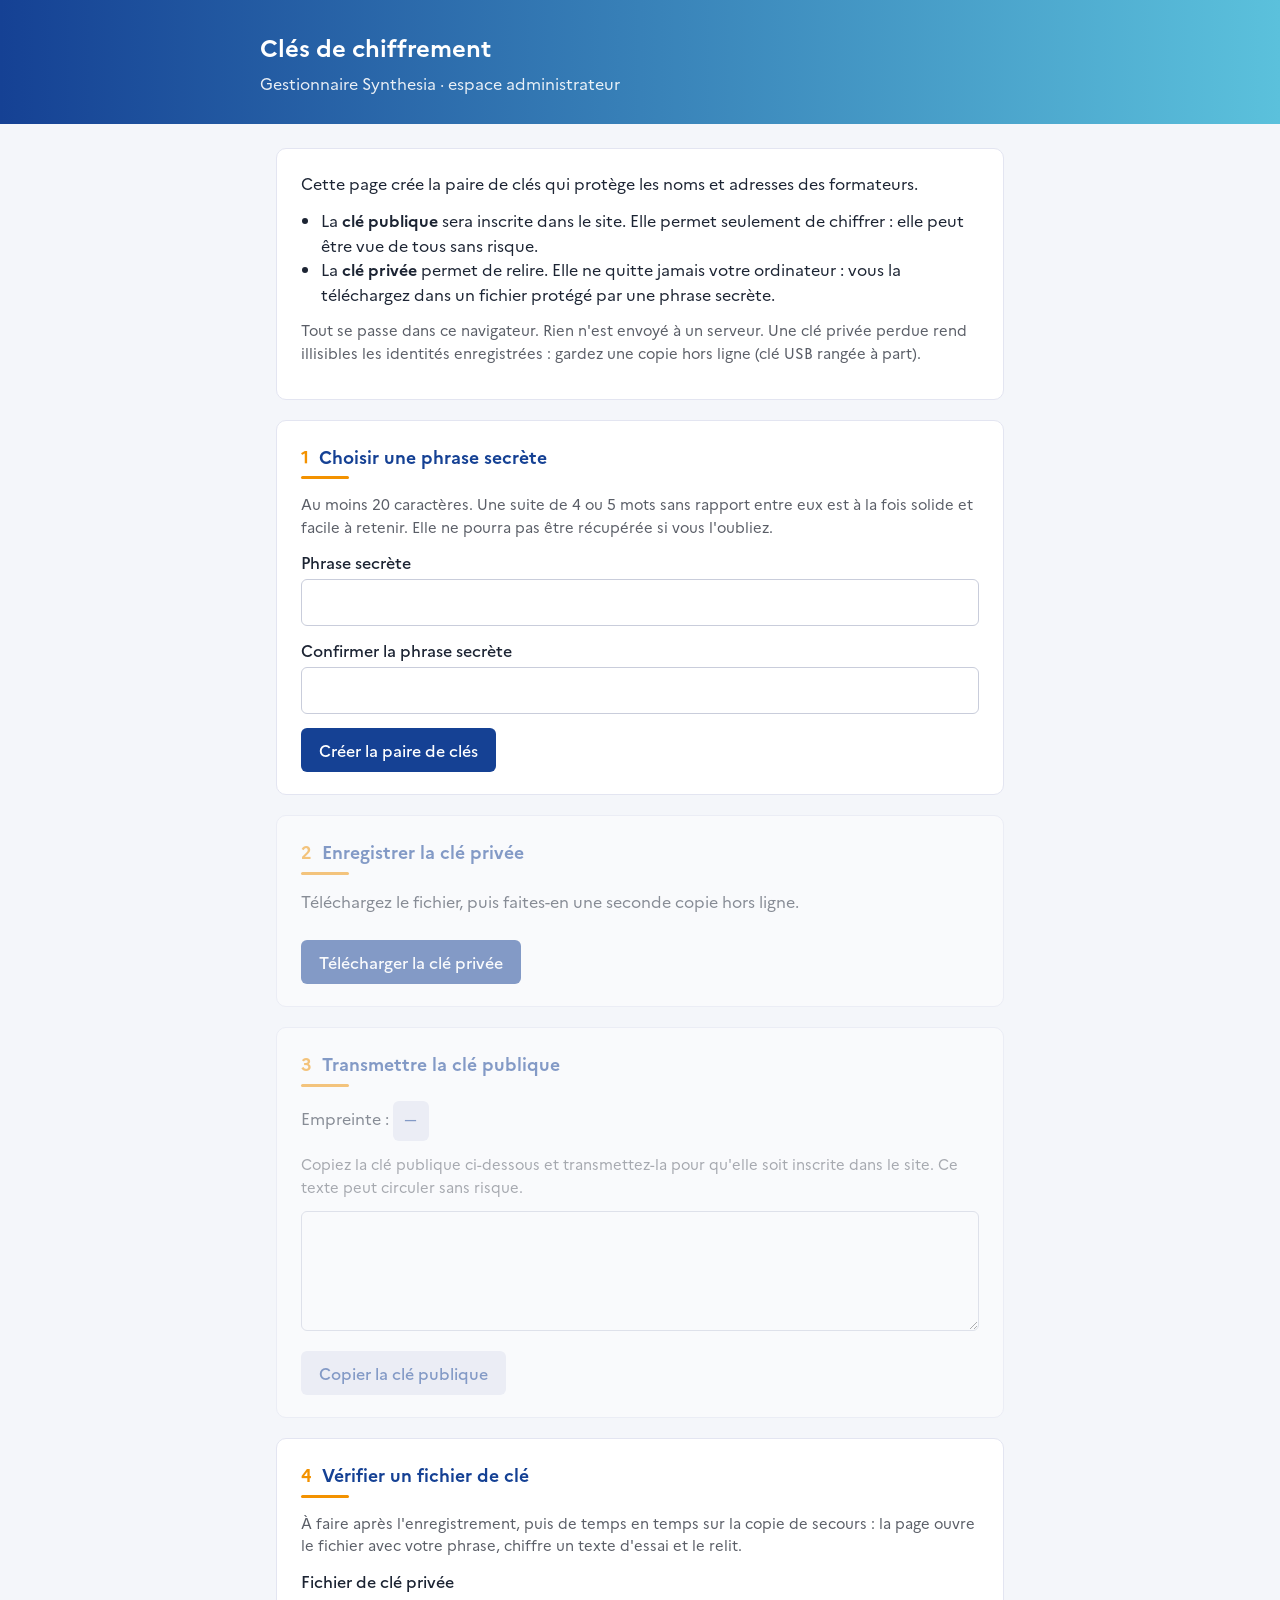
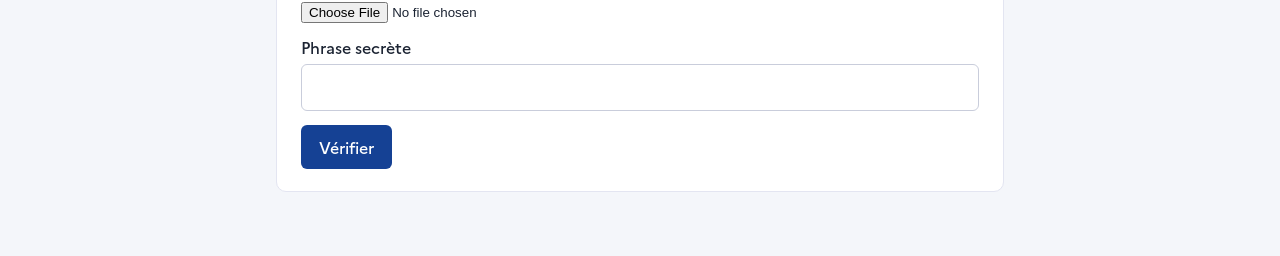
<file: v2/cles.html>
<!doctype html>
<html lang="fr">
<head>
<meta charset="utf-8">
<meta name="viewport" content="width=device-width, initial-scale=1">
<meta name="robots" content="noindex">
<title>Clés de chiffrement · Gestionnaire Synthesia</title>
<style>
  @font-face { font-family: "Marianne"; src: url("../fonts/Marianne-Regular.woff2") format("woff2"); font-weight: 400; font-display: swap; }
  @font-face { font-family: "Marianne"; src: url("../fonts/Marianne-Medium.woff2") format("woff2"); font-weight: 500; font-display: swap; }
  @font-face { font-family: "Marianne"; src: url("../fonts/Marianne-Bold.woff2") format("woff2"); font-weight: 700; font-display: swap; }
  :root { --bleu: #154194; --ciel: #5BC1DC; --orange: #F39200; --pale: #E3E5F1; --gris: #5A5E67; --fond: #f4f6fa; --texte: #1c2433; --ok: #1d7a3e; --alerte: #b42318; }
  * { box-sizing: border-box; }
  body { margin: 0; font-family: "Marianne", system-ui, sans-serif; background: var(--fond); color: var(--texte); line-height: 1.55; }
  header { background: linear-gradient(90deg, var(--bleu), var(--ciel)); color: #fff; padding: 28px max(16px, env(safe-area-inset-left)); }
  header h1 { margin: 0 auto; max-width: 760px; font-size: 1.5rem; font-weight: 700; }
  header p { margin: 6px auto 0; max-width: 760px; opacity: .9; }
  main { max-width: 760px; margin: 0 auto; padding: 24px max(16px, env(safe-area-inset-left)) 64px; display: grid; gap: 20px; }
  section { background: #fff; border-radius: 10px; padding: 22px 24px; border: 1px solid var(--pale); }
  h2 { margin: 0 0 4px; font-size: 1.1rem; color: var(--bleu); display: flex; gap: 10px; align-items: baseline; }
  h2 .n { color: var(--orange); font-weight: 700; }
  h2::after { content: none; }
  .souligne { width: 48px; height: 3px; background: var(--orange); border-radius: 2px; margin: 6px 0 14px; }
  p { margin: 0 0 12px; }
  .aide { color: var(--gris); font-size: .92rem; }
  label { display: block; font-weight: 500; margin: 12px 0 4px; }
  input[type=password], input[type=text], textarea { width: 100%; font: inherit; padding: 10px 12px; border: 1px solid #c9cddb; border-radius: 6px; background: #fff; color: var(--texte); }
  textarea { font-family: ui-monospace, Menlo, Consolas, monospace; font-size: .8rem; min-height: 120px; resize: vertical; }
  button { font: inherit; font-weight: 500; border: 0; border-radius: 6px; padding: 10px 18px; background: var(--bleu); color: #fff; cursor: pointer; margin-top: 14px; }
  button.second { background: var(--pale); color: var(--bleu); }
  button:disabled { opacity: .45; cursor: not-allowed; }
  .msg { margin-top: 12px; padding: 10px 14px; border-radius: 6px; font-size: .95rem; }
  .msg.ok { background: #e5f4e4; color: var(--ok); }
  .msg.err { background: #fbebeb; color: var(--alerte); }
  .empreinte { font-family: ui-monospace, Menlo, Consolas, monospace; font-size: 1.15rem; letter-spacing: .05em; color: var(--bleu); background: var(--pale); padding: 6px 12px; border-radius: 6px; display: inline-block; }
  .verrou { opacity: .5; pointer-events: none; }
  ul { margin: 0 0 12px; padding-left: 20px; }
  .rangee { display: flex; gap: 10px; flex-wrap: wrap; align-items: center; }
</style>
</head>
<body>
<header>
  <h1>Clés de chiffrement</h1>
  <p>Gestionnaire Synthesia · espace administrateur</p>
</header>
<main>
  <section>
    <p>Cette page crée la paire de clés qui protège les noms et adresses des formateurs.</p>
    <ul>
      <li>La <strong>clé publique</strong> sera inscrite dans le site. Elle permet seulement de chiffrer : elle peut être vue de tous sans risque.</li>
      <li>La <strong>clé privée</strong> permet de relire. Elle ne quitte jamais votre ordinateur : vous la téléchargez dans un fichier protégé par une phrase secrète.</li>
    </ul>
    <p class="aide">Tout se passe dans ce navigateur. Rien n'est envoyé à un serveur. Une clé privée perdue rend illisibles les identités enregistrées : gardez une copie hors ligne (clé USB rangée à part).</p>
  </section>

  <section id="etape1">
    <h2><span class="n">1</span> Choisir une phrase secrète</h2>
    <div class="souligne"></div>
    <p class="aide">Au moins 20 caractères. Une suite de 4 ou 5 mots sans rapport entre eux est à la fois solide et facile à retenir. Elle ne pourra pas être récupérée si vous l'oubliez.</p>
    <label for="phrase1">Phrase secrète</label>
    <input id="phrase1" type="password" autocomplete="new-password">
    <label for="phrase2">Confirmer la phrase secrète</label>
    <input id="phrase2" type="password" autocomplete="new-password">
    <button id="generer">Créer la paire de clés</button>
    <div id="msg1"></div>
  </section>

  <section id="etape2" class="verrou">
    <h2><span class="n">2</span> Enregistrer la clé privée</h2>
    <div class="souligne"></div>
    <p>Téléchargez le fichier, puis faites-en une seconde copie hors ligne.</p>
    <div class="rangee">
      <button id="telecharger">Télécharger la clé privée</button>
      <span class="aide" id="nomFichier"></span>
    </div>
  </section>

  <section id="etape3" class="verrou">
    <h2><span class="n">3</span> Transmettre la clé publique</h2>
    <div class="souligne"></div>
    <p>Empreinte : <span class="empreinte" id="empreinte">—</span></p>
    <p class="aide">Copiez la clé publique ci-dessous et transmettez-la pour qu'elle soit inscrite dans le site. Ce texte peut circuler sans risque.</p>
    <textarea id="publique" readonly></textarea>
    <button id="copier" class="second">Copier la clé publique</button>
    <span id="copie" class="aide"></span>
  </section>

  <section id="etape4">
    <h2><span class="n">4</span> Vérifier un fichier de clé</h2>
    <div class="souligne"></div>
    <p class="aide">À faire après l'enregistrement, puis de temps en temps sur la copie de secours : la page ouvre le fichier avec votre phrase, chiffre un texte d'essai et le relit.</p>
    <label for="fichier">Fichier de clé privée</label>
    <input id="fichier" type="file" accept=".json,application/json">
    <label for="phraseTest">Phrase secrète</label>
    <input id="phraseTest" type="password" autocomplete="current-password">
    <button id="verifier">Vérifier</button>
    <div id="msg4"></div>
  </section>
</main>

<script src="chiffrement.js"></script>
<script>
(function () {
  const $ = (id) => document.getElementById(id);
  const message = (zone, texte, ok) => { $(zone).innerHTML = ''; const d = document.createElement('div'); d.className = 'msg ' + (ok ? 'ok' : 'err'); d.textContent = texte; $(zone).appendChild(d); };
  let fichierCle = null, nom = '';

  $('generer').addEventListener('click', async () => {
    const p1 = $('phrase1').value, p2 = $('phrase2').value;
    if (p1.length < 20) return message('msg1', 'La phrase secrète doit compter au moins 20 caractères.');
    if (p1 !== p2) return message('msg1', 'Les deux saisies ne sont pas identiques.');
    $('generer').disabled = true; $('generer').textContent = 'Création en cours…';
    try {
      const { paire, publique, empreinte } = await Chiffrement.genererPaire();
      fichierCle = await Chiffrement.protegerClePrivee(paire.privateKey, publique, p1);
      nom = 'cle-privee-gestionnaire-synthesia-' + empreinte.toLowerCase() + '.json';
      $('publique').value = publique;
      $('empreinte').textContent = empreinte;
      $('nomFichier').textContent = nom;
      $('phrase1').value = $('phrase2').value = '';
      $('etape2').classList.remove('verrou'); $('etape3').classList.remove('verrou');
      message('msg1', 'Paire de clés créée. Enregistrez maintenant la clé privée (étape 2).', true);
      $('generer').textContent = 'Paire créée';
    } catch (e) {
      message('msg1', e.message); $('generer').disabled = false; $('generer').textContent = 'Créer la paire de clés';
    }
  });

  $('telecharger').addEventListener('click', () => {
    const url = URL.createObjectURL(new Blob([fichierCle], { type: 'application/json' }));
    const a = document.createElement('a'); a.href = url; a.download = nom; document.body.appendChild(a); a.click(); a.remove();
    setTimeout(() => URL.revokeObjectURL(url), 2000);
  });

  $('copier').addEventListener('click', async () => {
    try { await navigator.clipboard.writeText($('publique').value); $('copie').textContent = ' Copiée.'; }
    catch (e) { $('publique').select(); $('copie').textContent = ' Sélectionnée : copiez avec Ctrl+C.'; }
  });

  $('verifier').addEventListener('click', async () => {
    const f = $('fichier').files[0];
    if (!f) return message('msg4', 'Choisissez le fichier de clé privée.');
    try {
      const ouvert = await Chiffrement.ouvrirClePrivee(await f.text(), $('phraseTest').value);
      const essai = await Chiffrement.chiffrer({ essai: 'Gestionnaire Synthesia' }, ouvert.publique);
      const relu = await Chiffrement.dechiffrer(essai, ouvert.cle);
      if (relu.essai !== 'Gestionnaire Synthesia') throw new Error('relecture incorrecte');
      $('phraseTest').value = '';
      message('msg4', 'Fichier valide. Empreinte : ' + ouvert.empreinte + '.', true);
    } catch (e) { message('msg4', e.message); }
  });
})();
</script>
</body>
</html>
</file>
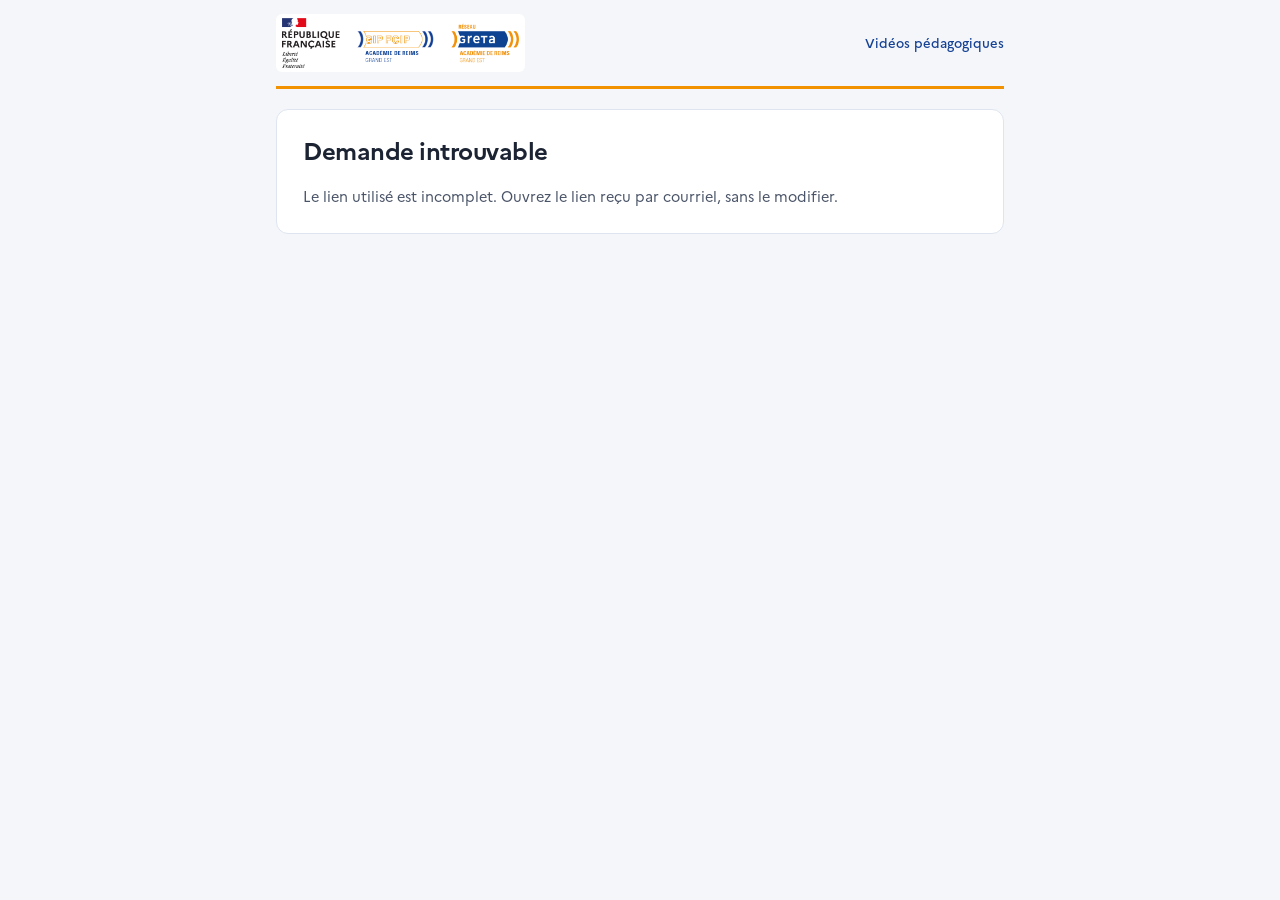
<file: v2/suivi.html>
<!doctype html>
<html lang="fr">
<head>
<meta charset="utf-8">
<meta name="viewport" content="width=device-width, initial-scale=1, viewport-fit=cover">
<meta name="robots" content="noindex">
<title>Suivi de ma vidéo · Réseau GRETA</title>
<link rel="stylesheet" href="formulaire.css">
<style>
  .entete-demande { display: flex; flex-wrap: wrap; gap: 10px 16px; align-items: baseline; }
  .entete-demande .ref { font-weight: 700; color: var(--bleu); font-variant-numeric: tabular-nums; }
  .badge { font-size: 12.5px; font-weight: 700; padding: 4px 10px; border-radius: 999px; background: var(--fond); color: var(--doux); white-space: nowrap; }
  .badge.nouvelle, .badge.maj { background: var(--attente-fond); color: var(--attente); }
  .badge.production, .badge.modif { background: var(--fond); color: var(--bleu); }
  .badge.validation { background: #fff3dd; color: #8a5300; }
  .badge.validee { background: var(--ok-fond); color: var(--ok); }
  .frise { list-style: none; margin: 0; padding: 0; display: flex; flex-direction: column; }
  .frise li { display: flex; gap: 14px; padding: 10px 0; border-top: 1px solid var(--trait); font-size: 14.5px; }
  .frise li:first-child { border-top: 0; }
  .frise .quand { flex: 0 0 120px; color: var(--doux); font-variant-numeric: tabular-nums; font-size: 13.5px; }
  .frise .quoi { flex: 1; min-width: 0; overflow-wrap: anywhere; white-space: pre-wrap; }
  .actions { display: flex; flex-wrap: wrap; gap: 12px; }
  a.bouton { display: inline-flex; align-items: center; text-decoration: none; }
  .declarations { display: flex; flex-direction: column; gap: 10px; }
  .video { display: flex; flex-wrap: wrap; gap: 10px; align-items: center; padding: 14px 16px; border-radius: 8px; background: var(--zone); border: 1px solid var(--trait); }
  .lecteur { position: relative; width: 100%; aspect-ratio: 16 / 9; max-width: 100%; border-radius: 8px; overflow: hidden; background: #0b1a33; }
  .lecteur iframe { position: absolute; inset: 0; width: 100%; height: 100%; border: 0; }
  .video a { color: var(--bleu); font-weight: 500; overflow-wrap: anywhere; }
  .sb { width: 100%; border-collapse: collapse; font-size: 14px; }
  .sb td, .sb th { padding: 6px; border-bottom: 1px solid var(--trait); text-align: left; vertical-align: top; }
  .sb input, .sb select { width: 100%; }
  .versions { display: flex; flex-direction: column; gap: 8px; }
  .versions .v { display: flex; flex-wrap: wrap; gap: 8px 14px; align-items: center; font-size: 14.5px; }
  .feuille { border: 1px solid var(--trait); border-radius: 4px; overflow: hidden; max-width: 100%; overflow-x: auto; }
  @media print {
    .feuille { border: 0; }
    .feuille, .feuille * { -webkit-print-color-adjust: exact; print-color-adjust: exact; }
    .feuille > div { padding: 0 !important; }
    main { gap: 0 !important; }
    .page { padding: 0 !important; }
    @page { margin: 12mm; }
    .bandeau, .actions, .ne-pas-imprimer { display: none !important; }
    body { background: #fff; }
    .bloc { border: 0; padding: 0; }
  }
</style>
</head>
<body>
<div class="page">
  <div class="bandeau">
    <span class="logo"><img src="../logo-greta.jpg" alt="République française · GIP FCIP académie de Reims · Réseau GRETA académie de Reims Grand Est"></span>
    <span class="marque">Vidéos pédagogiques</span>
  </div>
  <main id="contenu" style="display: flex; flex-direction: column; gap: 20px;">
    <div class="bloc"><p class="aide-bloc">Chargement de votre demande…</p></div>
  </main>
</div>

<script src="config.js"></script>
<script src="chiffrement.js"></script>
<script src="api.js"></script>
<script src="rgpd.js"></script>
<script src="attestation.js"></script>
<script>
(function () {
  'use strict';
  var DECLARATIONS_DEFAUT = [
    "En cochant cette case, je confirme avoir visionné dans son intégralité la vidéo référencée ci-dessus, produite avec l'outil Synthesia à ma demande.",
    "Je certifie l'exactitude des informations pédagogiques, réglementaires et factuelles qu'elle contient, dont je demeure l'auteur et le responsable, et j'atteste qu'elle ne comporte aucun propos contraire aux valeurs du service public d'éducation.",
    "Je garantis détenir les droits d'usage sur l'ensemble des éléments que j'ai transmis (textes, visuels, captures, documents) et que leur intégration dans la vidéo ne porte atteinte à aucun droit de tiers, notamment aux droits d'auteur et au droit à l'image.",
    "J'ai été informé que la voix et le personnage présents à l'image sont générés artificiellement par l'outil Synthesia, qu'aucune personne réelle n'y est filmée, et que cette nature synthétique doit être portée à la connaissance du public destinataire.",
    "Je valide l'utilisation de cette vidéo et j'autorise sa mutualisation, sa diffusion et sa réutilisation à des fins de formation, sans limitation de durée, au sein du réseau des GRETA de l'académie de Reims et des services académiques, à l'exclusion de tout usage commercial."
  ];
  var STATUTS = {
    nouvelle: "Demande reçue", production: "En production", validation: "À valider",
    modif: "Modification demandée", maj: "Mise à jour demandée", validee: "Validée"
  };
  var EVENEMENTS = {
    depot: "Demande déposée", production: "Production lancée", livraison: "Vidéo livrée pour validation",
    relance: "Relance", validation: "Vidéo validée", modification: "Modification demandée",
    mise_a_jour: "Mise à jour demandée", note: "Information du service", purge_pieces: "Documents joints supprimés",
    anonymisation: "Données personnelles supprimées"
  };
  var PRESENCES = ["Avatar seul", "Schéma seul", "Schéma + Avatar"];
  var MAX_NB = 5, MAX_FICHIER = 10 * 1024 * 1024;

  var $ = function (id) { return document.getElementById(id); };
  var zone = $("contenu");
  var q = new URLSearchParams(location.search);
  var token = q.get("suivi") || q.get("valider") || q.get("modifier") || q.get("mise-a-jour") || q.get("attestation") || "";
  var vueDemandee = q.has("valider") ? "valider" : q.has("modifier") ? "modifier" : q.has("mise-a-jour") ? "maj" : q.has("attestation") ? "attestation" : "suivi";
  var s = null, reglages = {}, declarations = DECLARATIONS_DEFAUT;

  function h(x) { return String(x === undefined || x === null ? "" : x).replace(/[&<>"']/g, function (c) { return { "&": "&amp;", "<": "&lt;", ">": "&gt;", '"': "&quot;", "'": "&#39;" }[c]; }); }
  function date(iso, heure) {
    if (!iso) return "";
    var d = new Date(iso), p = function (n) { return ("0" + n).slice(-2); };
    return p(d.getDate()) + "/" + p(d.getMonth() + 1) + "/" + d.getFullYear() + (heure ? " à " + p(d.getHours()) + "h" + p(d.getMinutes()) : "");
  }
  function titre() { return (s.contenu && (s.contenu.titre || s.contenu.sujet)) || "Votre vidéo"; }
  function refVersion() { return s.ref + (s.version > 1 ? " v" + s.version : ""); }
  function lien(vue) { return location.pathname + "?" + vue + "=" + encodeURIComponent(token); }
  function aller(vue) { history.pushState(null, "", lien(vue === "maj" ? "mise-a-jour" : vue)); vueDemandee = vue; afficher(); window.scrollTo(0, 0); }
  window.addEventListener("popstate", function () {
    var p = new URLSearchParams(location.search);
    vueDemandee = p.has("valider") ? "valider" : p.has("modifier") ? "modifier" : p.has("mise-a-jour") ? "maj" : p.has("attestation") ? "attestation" : "suivi";
    afficher();
  });

  function erreur(texte) { zone.innerHTML = '<div class="bloc"><h1 style="font-size: 24px; margin: 0;">Demande introuvable</h1><p class="aide-bloc">' + h(texte) + '</p></div>'; }

  function entete() {
    return '<header><div class="surtitre">' + (s.type === "syren" ? "Vidéo Syren" : "Vidéo Synthesia") + '</div>' +
      '<h1>' + h(titre()) + '</h1>' +
      '<div class="entete-demande" style="margin-top: 10px;"><span class="ref">' + h(refVersion()) + '</span>' +
      '<span class="badge ' + h(s.statut) + '">' + h(STATUTS[s.statut] || s.statut) + '</span>' +
      '<span class="aide">Déposée le ' + date(s.depose_le) + '</span></div></header>';
  }

  function compteur() {
    if (s.type !== "syren") return "";
    var n = s.modifs_restantes;
    return '<span class="compteur">' + (n > 0 ? "Il vous reste " + n + " demande" + (n > 1 ? "s" : "") + " de modification" : "Les 2 demandes de modification ont été utilisées") + '</span>';
  }

  function blocVideo() {
    if (!s.lien) return "";
    var libelle = s.statut === "maj" || s.statut === "production" && s.version > 1 ? "Version actuellement en ligne :" : "Vidéo :";
    var src = integration(s.lien);
    return (src ? '<div class="lecteur"><iframe src="' + h(src) + '" title="' + h(titre()) + '" loading="lazy" allowfullscreen allow="encrypted-media; fullscreen"></iframe></div>' : "") +
      '<div class="video"><span>' + libelle + '</span><a href="' + h(s.lien) + '" target="_blank" rel="noopener">' + h(s.lien) + '</a></div>';
  }

  /* Lien de partage Synthesia → adresse du lecteur intégrable (même règle que l'outil actuel) */
  function integration(lien) {
    var m = String(lien || "").match(/share\.synthesia\.io\/(?:embeds\/videos\/)?([0-9a-f-]{20,})/i);
    return m ? "https://share.synthesia.io/embeds/videos/" + m[1] : "";
  }

  /* ---------- vue suivi ---------- */
  function vueSuivi() {
    var actions = [];
    if (s.peut_valider) actions.push('<button class="bouton" data-aller="valider">Valider la vidéo</button>');
    if (s.peut_modifier) actions.push('<button class="bouton second" data-aller="modifier">Demander une modification</button>');
    if (s.peut_mettre_a_jour) actions.push('<button class="bouton second" data-aller="maj">Demande de mise à jour</button>');
    var quota = s.statut === "validation" && s.type === "syren" && s.modifs_restantes === 0
      ? '<p class="info">Les 2 demandes de modification prévues pour cette vidéo ont été utilisées : elle peut être validée telle quelle. Pour toute situation particulière, répondez au courriel reçu ou écrivez au service.</p>' : "";
    var etape = {
      nouvelle: "Votre demande est enregistrée. Vous serez prévenu par courriel dès que la production commence.",
      production: "La vidéo est en cours de production. Vous recevrez un courriel dès qu'elle sera prête.",
      validation: "La vidéo est prête : visionnez-la, puis validez-la ou demandez une modification.",
      modif: "Votre demande de modification est prise en compte. Une nouvelle version vous sera proposée.",
      maj: "Votre demande de mise à jour est enregistrée. La version validée précédente reste en ligne d'ici là.",
      validee: "La vidéo est validée. Si son contenu doit évoluer, vous pouvez demander une mise à jour."
    }[s.statut] || "";

    var validees = (s.versions || []).filter(function (v) { return v.statut === "validee" || v.valide_le; });
    var versions = validees.length ? '<div class="bloc"><div class="bloc-titre"><h2>Versions validées</h2></div><div class="versions">' +
      validees.map(function (v) {
        return '<div class="v"><strong>' + h(s.ref + (v.numero > 1 ? " v" + v.numero : "")) + '</strong><span class="aide">validée le ' + date(v.valide_le) + '</span>' +
          (v.lien ? '<a href="' + h(v.lien) + '" target="_blank" rel="noopener">voir la vidéo</a>' : "") +
          '<a href="' + lien("attestation") + '&v=' + v.numero + '">attestation</a></div>';
      }).join("") + '</div></div>' : "";

    var frise = (s.historique || []).slice().reverse().map(function (e) {
      var texte = EVENEMENTS[e.evenement] || e.evenement;
      if (e.texte && ["modification", "mise_a_jour", "note"].indexOf(e.evenement) >= 0) texte += " :\n" + e.texte;
      return '<li><span class="quand">' + date(e.quand, true) + '</span><span class="quoi">' + h(texte) + (e.version > 1 ? ' <span class="aide">(v' + e.version + ')</span>' : "") + '</span></li>';
    }).join("");

    zone.innerHTML = entete() +
      '<div class="bloc"><p style="margin: 0;">' + h(etape) + '</p>' + blocVideo() + compteur() + quota +
      (actions.length ? '<div class="actions">' + actions.join("") + '</div>' : "") + '</div>' +
      versions +
      '<div class="bloc"><div class="bloc-titre"><h2>Historique</h2></div><ul class="frise">' + frise + '</ul></div>' +
      '<p class="aide-bloc">Conservez le lien de cette page : il est votre accès personnel à la demande.</p>';
  }

  /* ---------- vue validation ---------- */
  function vueValider() {
    if (!s.peut_valider) return message("Validation indisponible", s.statut === "validee"
      ? "Cette vidéo est déjà validée. Aucune nouvelle signature n'est nécessaire."
      : "La vidéo n'est pas encore soumise à votre validation (statut : " + (STATUTS[s.statut] || s.statut) + ").");
    zone.innerHTML = entete() +
      '<div class="bloc"><div class="bloc-titre"><span class="num">1</span><h2>Visionner la vidéo</h2></div>' + blocVideo() + '</div>' +
      '<div class="bloc"><div class="bloc-titre"><span class="num">2</span><h2>Vos déclarations</h2></div><div class="declarations">' +
      declarations.map(function (d, i) { return '<label class="attestation"><input type="checkbox" class="decl" data-i="' + i + '"><span>' + h(d) + '</span></label>'; }).join("") +
      '</div></div>' +
      '<div class="bloc"><div class="bloc-titre"><span class="num">3</span><h2>Signature</h2></div><div class="rangee">' +
      '<label class="champ"><span class="libelle">Prénom et nom</span><input type="text" id="nom" autocomplete="name"></label>' +
      '<label class="champ"><span class="libelle">Fonction <span class="aide">facultatif</span></span><input type="text" id="fonction" placeholder="Ex. : formatrice, GRETA Marne"></label>' +
      '</div><label class="champ"><span class="libelle">Adresse mail <span class="aide">pour recevoir l\'attestation</span></span><input type="email" id="email" autocomplete="email"></label>' +
      '<p class="aide-bloc" style="font-size: 13.5px;">Votre nom et votre fonction figurent sur l\'attestation. L\'adresse sert uniquement à vous l\'envoyer : elle n\'est pas enregistrée.</p></div>' +
      '<div id="alerte" class="alerte" hidden></div>' +
      '<div class="envoi"><button class="bouton" id="signer">Signer et valider la vidéo</button><button class="bouton second" data-aller="suivi">Retour au suivi</button><span class="etat" id="etat"></span></div>';
    $("signer").addEventListener("click", signer);
  }

  async function signer() {
    var cochees = Array.prototype.filter.call(document.querySelectorAll(".decl"), function (c) { return c.checked; }).length;
    var nom = $("nom").value.trim(), email = $("email").value.trim();
    var manque = [];
    if (cochees < declarations.length) manque.push("toutes les déclarations à cocher");
    if (!nom) manque.push("votre prénom et votre nom");
    if (!ApiV2.adresseValide(email)) manque.push("une adresse mail valide");
    if (manque.length) { $("alerte").textContent = "Il manque " + manque.join(", ") + "."; $("alerte").hidden = false; return; }
    $("signer").disabled = true; $("alerte").hidden = true; $("etat").textContent = "Enregistrement de la validation…";
    try {
      var signeLe = new Date().toISOString();
      var fonction = $("fonction").value.trim();
      var signature = await ApiV2.chiffrer({ nom: nom, fonction: fonction, signe_le: signeLe });
      var r = await ApiV2.retour(token, "validation", { signature_chiffree: signature, declarations: declarations, nom: nom, fonction: fonction });
      if (!r || !r.ok) throw new Error((r && r.erreur) || "réponse inattendue");
      $("etat").textContent = "Envoi de l'attestation…";
      var c = await ApiV2.courriel({ action: "formateur", modele: "attestation", token: token, email: email, nom: nom });
      await charger();
      message("Vidéo validée", "Merci : votre validation est enregistrée. " + (c && c.ok ? "L'attestation vous a été envoyée à " + email + "." : "L'attestation n'a pas pu être envoyée par courriel ; elle reste consultable ci-dessous."),
        '<div class="actions"><a class="bouton" href="' + lien("attestation") + '">Voir l\'attestation</a><button class="bouton second" data-aller="suivi">Suivi de la demande</button></div>');
    } catch (e) {
      $("alerte").textContent = "La validation n'a pas pu être enregistrée (" + e.message + "). Réessayez.";
      $("alerte").hidden = false; $("signer").disabled = false; $("etat").textContent = "";
    }
  }

  /* ---------- vues modification et mise à jour ---------- */
  function champsEditables() {
    var c = s.contenu || {};
    if (s.type === "syren") {
      return '<details class="ne-pas-imprimer"><summary style="cursor: pointer; font-weight: 500;">Modifier aussi les informations de la demande (facultatif)</summary><div style="display: flex; flex-direction: column; gap: 16px; margin-top: 16px;">' +
        '<label class="champ"><span class="libelle">Type de voix off</span><input type="text" data-champ="voixOff" value="' + h(c.voixOff) + '"></label>' +
        '<label class="champ"><span class="libelle">Objectif détaillé de la vidéo</span><textarea rows="5" data-champ="objectif">' + h(c.objectif) + '</textarea></label>' +
        '<label class="champ"><span class="libelle">Information complémentaire</span><textarea rows="3" data-champ="info">' + h(c.info) + '</textarea></label>' +
        '</div></details>';
    }
    var sb = (c.storyboard || []).map(function (r, i) {
      return '<tr><td style="width: 60px;"><input type="text" data-sb="plan" data-i="' + i + '" value="' + h(r.plan) + '"></td>' +
        '<td><input type="text" data-sb="schema" data-i="' + i + '" value="' + h(r.schema) + '"></td>' +
        '<td style="width: 160px;"><select data-sb="presence" data-i="' + i + '">' + PRESENCES.map(function (p) { return '<option' + (p === r.presence ? " selected" : "") + '>' + p + '</option>'; }).join("") + '</select></td></tr>';
    }).join("");
    return '<details class="ne-pas-imprimer"><summary style="cursor: pointer; font-weight: 500;">Modifier aussi le script, les précisions ou le storyboard (facultatif)</summary><div style="display: flex; flex-direction: column; gap: 16px; margin-top: 16px;">' +
      '<label class="champ"><span class="libelle">Script audio</span><textarea rows="10" data-champ="script">' + h(c.script) + '</textarea></label>' +
      '<label class="champ"><span class="libelle">Précisions</span><textarea rows="4" data-champ="precisions">' + h(c.precisions) + '</textarea></label>' +
      (sb ? '<div class="champ"><span class="libelle">Storyboard</span><div style="overflow-x: auto;"><table class="sb"><tr><th>Plan</th><th>Schéma</th><th>Présence</th></tr>' + sb + '</table></div></div>' : "") +
      '</div></details>';
  }

  function vueModifier(maj) {
    if (maj ? !s.peut_mettre_a_jour : !s.peut_modifier) {
      var raison = maj ? "Une mise à jour ne peut être demandée que pour une vidéo validée."
        : (s.statut === "validation" && s.type === "syren" ? "Les 2 demandes de modification prévues pour cette vidéo ont été utilisées : elle peut être validée telle quelle. Pour toute situation particulière, écrivez au service."
          : "La vidéo n'est pas en attente de validation (statut : " + (STATUTS[s.statut] || s.statut) + ").");
      return message(maj ? "Mise à jour indisponible" : "Modification indisponible", raison);
    }
    var cadre = maj
      ? '<p style="margin: 0;"><strong>Votre vidéo a été validée. Vous demandez une nouvelle version.</strong> La version actuelle reste en ligne jusqu\'à la validation de la nouvelle.</p>'
      : '<p style="margin: 0;">Décrivez précisément ce qui doit changer : minutage, formulation, visuels.</p>';
    zone.innerHTML = entete() +
      '<div class="bloc">' + cadre + compteur() +
      (!maj && s.type === "syren" && s.modifs_restantes === 1 ? '<p class="info" style="margin: 0;">C\'est votre dernière demande de modification pour cette vidéo.</p>' : "") +
      (maj && s.type === "syren" ? '<p class="aide-bloc" style="margin: 0;">La mise à jour ne remet pas à zéro le compteur de modifications, qui vaut pour toute la vie de la vidéo.</p>' : "") +
      blocVideo() +
      '<label class="champ"><span class="libelle">' + (maj ? "Ce qui doit évoluer" : "Vos remarques") + '</span><textarea id="remarques" rows="7"></textarea></label>' +
      champsEditables() + '</div>' +
      '<div class="bloc"><div class="bloc-titre"><h2>Nouveaux documents</h2><span class="note">facultatif</span></div>' +
      '<label class="depot" for="fichier"><input type="file" id="fichier" multiple><strong>Choisir des fichiers</strong><span>5 fichiers · 10 Mo par fichier</span></label>' +
      '<ul class="fichiers" id="liste-fichiers"></ul><span class="msg-erreur" id="err-fichiers" hidden></span>' +
      '<label class="attestation" id="bloc-attestation" hidden><input type="checkbox" id="attestation"><span>Je suis propriétaire des documents transmis ou j\'ai l\'autorisation de les utiliser.</span></label></div>' +
      '<div class="bloc"><div class="rangee">' +
      '<label class="champ"><span class="libelle">Prénom et nom</span><input type="text" id="nom" autocomplete="name"></label>' +
      '<label class="champ"><span class="libelle">Adresse mail <span class="aide">pour recevoir la confirmation</span></span><input type="email" id="email" autocomplete="email"></label>' +
      '</div><p class="aide-bloc" style="font-size: 13.5px;">L\'adresse sert uniquement à vous envoyer la confirmation : elle n\'est pas enregistrée.</p></div>' +
      '<p class="rgpd">' + window.mentionRgpd() + '</p>' +
      '<div id="alerte" class="alerte" hidden></div>' +
      '<div class="envoi"><button class="bouton" id="transmettre">' + (maj ? "Demander la mise à jour" : "Transmettre la demande de modification") + '</button><button class="bouton second" data-aller="suivi">Retour au suivi</button><span class="etat" id="etat"></span></div>' +
      '<div class="progression" id="progression" hidden></div>';

    var fichiers = [];
    function rendreFichiers() {
      var l = $("liste-fichiers"); l.textContent = "";
      fichiers.forEach(function (f, i) {
        var li = document.createElement("li");
        li.innerHTML = '<span class="nom"></span><span class="taille"></span><button type="button" class="retirer" aria-label="Retirer">×</button>';
        li.querySelector(".nom").textContent = f.name;
        li.querySelector(".taille").textContent = Math.max(1, Math.round(f.size / 1024)) + " Ko";
        li.querySelector("button").addEventListener("click", function () { fichiers.splice(i, 1); rendreFichiers(); });
        l.appendChild(li);
      });
      $("bloc-attestation").hidden = fichiers.length === 0;
    }
    $("fichier").addEventListener("change", function (e) {
      var err = "";
      Array.prototype.forEach.call(e.target.files, function (f) {
        if (fichiers.length >= MAX_NB) { err = MAX_NB + " fichiers au maximum."; return; }
        if (f.size === 0 || f.size > MAX_FICHIER) { err = "« " + f.name + " » est vide ou dépasse 10 Mo."; return; }
        fichiers.push(f);
      });
      e.target.value = ""; $("err-fichiers").textContent = err; $("err-fichiers").hidden = !err; rendreFichiers();
    });

    $("transmettre").addEventListener("click", async function () {
      var remarques = $("remarques").value.trim(), nom = $("nom").value.trim(), email = $("email").value.trim();
      var manque = [];
      if (remarques.length < 3) manque.push(maj ? "la description de la mise à jour" : "vos remarques");
      if (!nom) manque.push("votre prénom et votre nom");
      if (!ApiV2.adresseValide(email)) manque.push("une adresse mail valide");
      if (fichiers.length && !$("attestation").checked) manque.push("l'attestation sur vos documents");
      if (manque.length) { $("alerte").textContent = "Il manque " + manque.join(", ") + "."; $("alerte").hidden = false; return; }

      var champs = {}, c = s.contenu || {};
      document.querySelectorAll("[data-champ]").forEach(function (el) {
        var k = el.getAttribute("data-champ"), v = el.value.trim();
        if (v !== String(c[k] || "").trim()) champs[k] = v;
      });
      if (document.querySelector("[data-sb]")) {
        var sb = (c.storyboard || []).map(function (r) { return Object.assign({}, r); });
        document.querySelectorAll("[data-sb]").forEach(function (el) { sb[+el.getAttribute("data-i")][el.getAttribute("data-sb")] = el.value.trim(); });
        if (JSON.stringify(sb) !== JSON.stringify(c.storyboard || [])) champs.storyboard = sb;
      }
      if (fichiers.length) champs.documents = (c.documents || []).concat(fichiers.map(function (f) { return f.name; }));

      $("transmettre").disabled = true; $("alerte").hidden = true; $("etat").textContent = "Enregistrement…";
      try {
        var r = await ApiV2.retour(token, maj ? "mise_a_jour" : "modification", { remarques: remarques, champs: champs });
        if (!r || !r.ok) throw new Error((r && r.erreur) || "réponse inattendue");
        var echecs = [];
        if (fichiers.length) {
          var zoneP = $("progression"); zoneP.hidden = false;
          var id = await idDemande();
          for (var i = 0; i < fichiers.length; i++) {
            $("etat").textContent = "Envoi des fichiers (" + (i + 1) + " sur " + fichiers.length + ")…";
            try { await ApiV2.envoyerFichier(id, token, fichiers[i], 20 + i); } catch (e) { echecs.push(fichiers[i].name + " (" + e.message + ")"); }
          }
        }
        $("etat").textContent = "Envoi de la confirmation…";
        var cr = await ApiV2.courriel({ action: "formateur", modele: maj ? "maj_confirmation" : "modif_confirmation", token: token, email: email, nom: nom });
        await charger();
        message(maj ? "Mise à jour demandée" : "Modification demandée",
          (maj ? "Votre demande de mise à jour est enregistrée : une nouvelle version (" + refVersion() + ") est ouverte. " : "Votre demande de modification est enregistrée. ") +
          (cr && cr.ok ? "Une confirmation vous a été envoyée à " + email + "." : "La confirmation n'a pas pu être envoyée par courriel.") +
          (echecs.length ? " Fichiers non transmis : " + echecs.join(" · ") + ". Envoyez-les en répondant au courriel du service." : ""),
          '<div class="actions"><button class="bouton second" data-aller="suivi">Suivi de la demande</button></div>');
      } catch (e) {
        $("alerte").textContent = "La demande n'a pas pu être enregistrée (" + e.message + "). Réessayez.";
        $("alerte").hidden = false; $("transmettre").disabled = false; $("etat").textContent = "";
      }
    });
  }

  /* L'identifiant interne de la demande sert de dossier pour les fichiers : il est lu depuis le chemin des pièces
     existantes ou demandé à la base. */
  async function idDemande() {
    var r = await ApiV2.rpc("id_demande", { p_token: token });
    if (!r) throw new Error("demande introuvable");
    return r;
  }

  /* ---------- attestation ---------- */
  function vueAttestation() {
    var num = parseInt(new URLSearchParams(location.search).get("v"), 10);
    var validees = (s.versions || []).filter(function (v) { return v.valide_le; });
    var v = validees.filter(function (x) { return x.numero === num; })[0] || validees[validees.length - 1];
    if (!v) return message("Attestation indisponible", "Cette vidéo n'a pas encore été validée : aucune attestation ne peut être établie.");
    var a = attestationDonnees(s, v, Object.assign({ contactRgpd: window.CONFIG_V2.contactRgpd }, reglages), "logo-attestation.jpg");
    zone.innerHTML =
      '<div class="actions ne-pas-imprimer"><button class="bouton" id="imprimer">Imprimer ou enregistrer en PDF</button><button class="bouton second" data-aller="suivi">Suivi de la demande</button></div>' +
      '<div class="feuille">' + attestationHtml(a) + '</div>';
    $("imprimer").addEventListener("click", function () { window.print(); });
  }

  function message(titreMsg, texte, suite) {
    zone.innerHTML = entete() + '<div class="bloc"><h2>' + h(titreMsg) + '</h2><p style="margin: 0;">' + h(texte) + '</p>' +
      (suite || '<div class="actions"><button class="bouton second" data-aller="suivi">Suivi de la demande</button></div>') + '</div>';
  }

  function afficher() {
    if (!s) return;
    document.title = (vueDemandee === "attestation" ? "Attestation " : "Suivi ") + refVersion() + " · Réseau GRETA";
    if (vueDemandee === "valider") vueValider();
    else if (vueDemandee === "modifier") vueModifier(false);
    else if (vueDemandee === "maj") vueModifier(true);
    else if (vueDemandee === "attestation") vueAttestation();
    else vueSuivi();
  }

  zone.addEventListener("click", function (e) {
    var b = e.target.closest("[data-aller]");
    if (b) { e.preventDefault(); aller(b.getAttribute("data-aller")); }
  });

  async function charger() {
    s = await ApiV2.lireSuivi(token);
  }

  (async function () {
    if (!ApiV2.estJeton(token)) return erreur("Le lien utilisé est incomplet. Ouvrez le lien reçu par courriel, sans le modifier.");
    try {
      var r = await Promise.all([ApiV2.lireSuivi(token), ApiV2.reglagesPublics().catch(function () { return null; })]);
      s = r[0];
      if (r[1]) {
        reglages = r[1].reglages || {};
        if (Array.isArray(r[1].declarations) && r[1].declarations.filter(function (x) { return String(x).trim(); }).length)
          declarations = r[1].declarations.filter(function (x) { return String(x).trim(); });
      }
    } catch (e) { return erreur("Le service n'a pas pu être joint (" + e.message + "). Réessayez dans un instant."); }
    if (!s) return erreur("Aucune demande ne correspond à ce lien. Vérifiez le lien reçu par courriel.");
    afficher();
  })();
})();
</script>
</body>
</html>
</file>
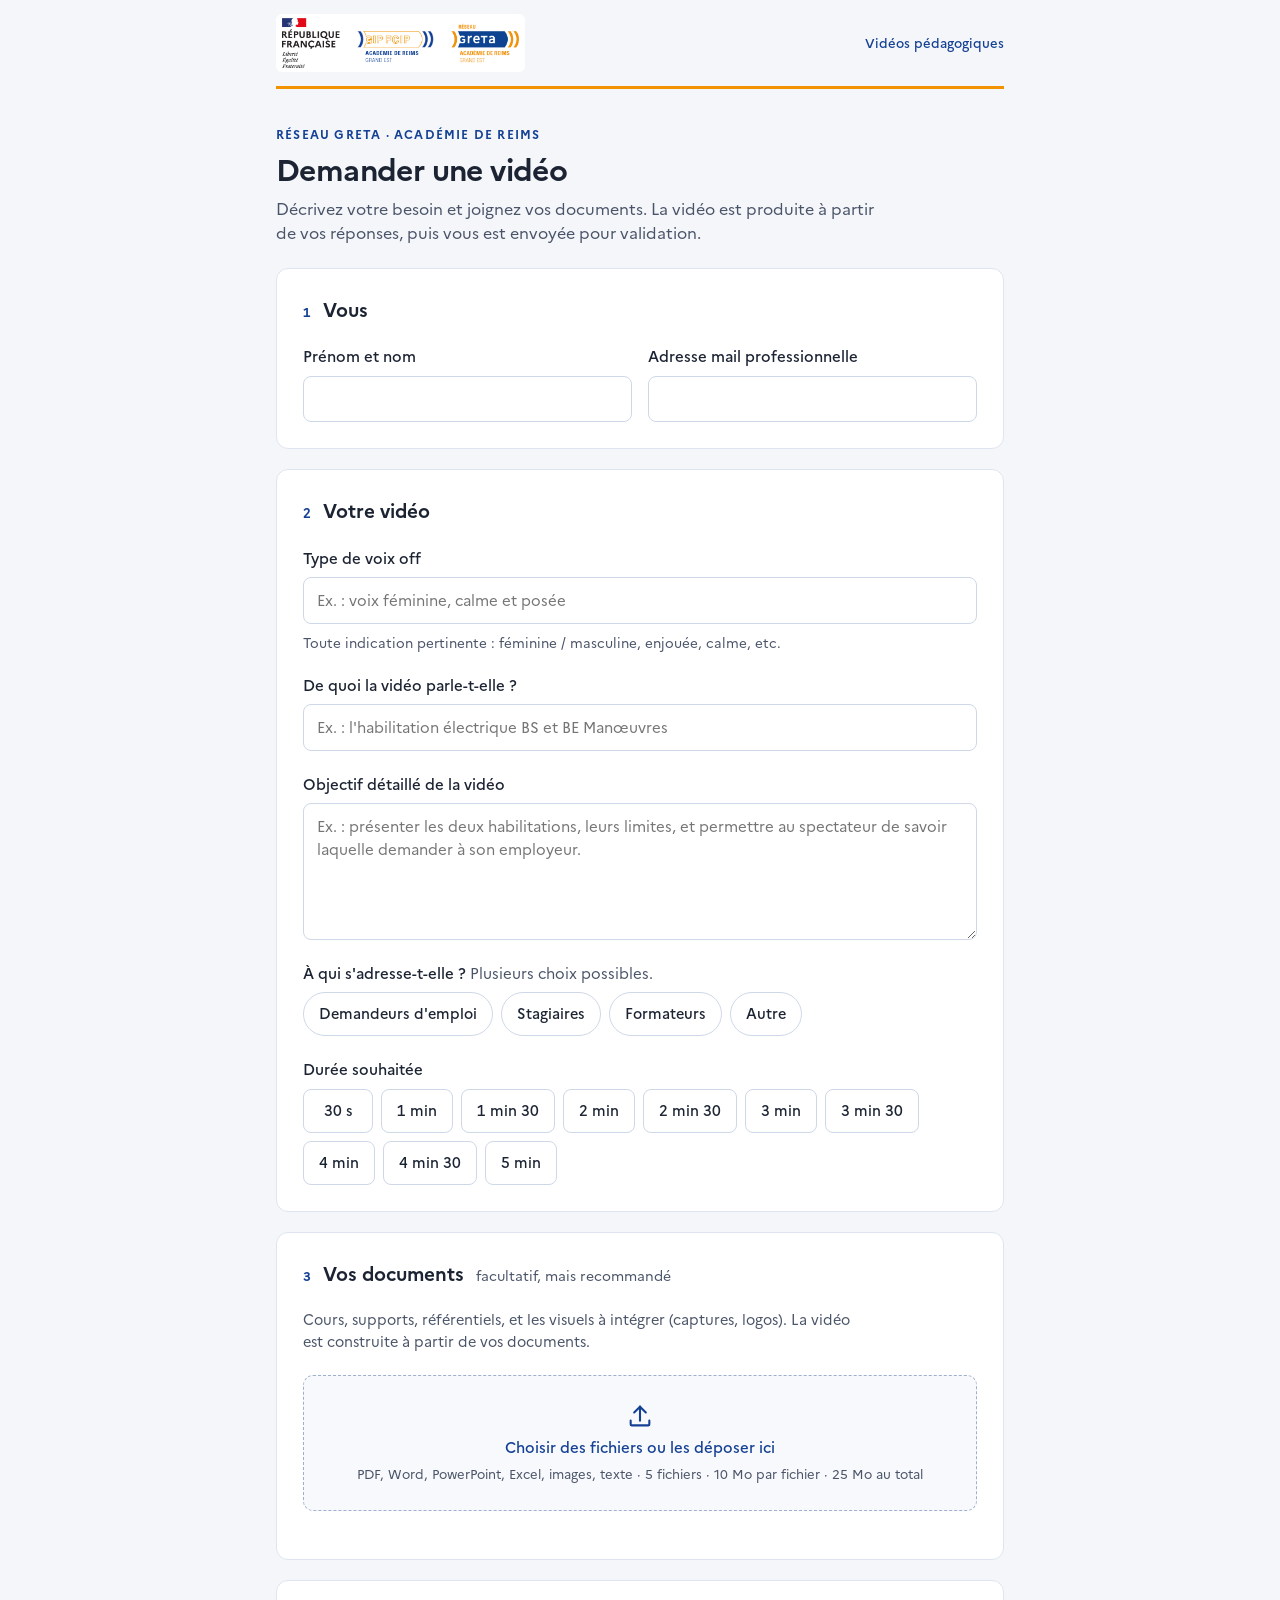
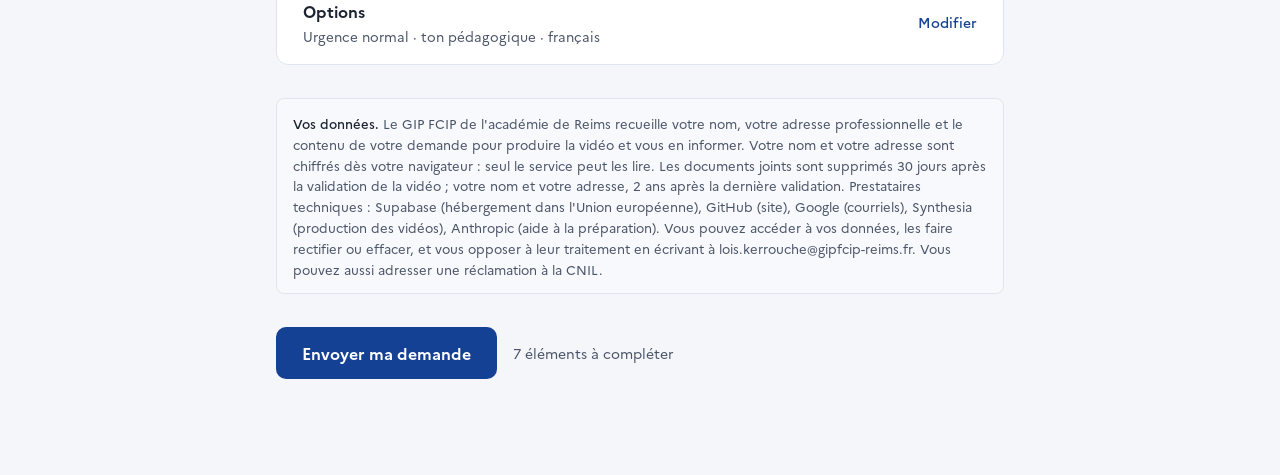
<file: v2/syren.html>
<!doctype html>
<html lang="fr">
<head>
<meta charset="utf-8">
<meta name="viewport" content="width=device-width, initial-scale=1, viewport-fit=cover">
<title>Demander une vidéo · Réseau GRETA</title>
<link rel="stylesheet" href="formulaire.css">
</head>
<body>
<div class="page">
  <div class="bandeau">
    <span class="logo"><img src="../logo-greta.jpg" alt="République française · GIP FCIP académie de Reims · Réseau GRETA académie de Reims Grand Est"></span>
    <span class="marque">Vidéos pédagogiques</span>
  </div>

  <section id="vue-formulaire" style="display: flex; flex-direction: column; gap: 20px;">
    <header>
      <div class="surtitre">Réseau GRETA · Académie de Reims</div>
      <h1>Demander une vidéo</h1>
      <p>Décrivez votre besoin et joignez vos documents. La vidéo est produite à partir de vos réponses, puis vous est envoyée pour validation.</p>
    </header>

    <div class="bloc">
      <div class="bloc-titre"><span class="num">1</span><h2>Vous</h2></div>
      <div class="rangee">
        <label class="champ" for="demandeur">
          <span class="libelle">Prénom et nom</span>
          <input type="text" id="demandeur" autocomplete="name">
          <span class="msg-erreur" id="err-demandeur" hidden>Indiquez votre prénom et votre nom.</span>
        </label>
        <label class="champ" for="email">
          <span class="libelle">Adresse mail professionnelle</span>
          <input type="email" id="email" autocomplete="email" inputmode="email">
          <span class="msg-erreur" id="err-email" hidden>Indiquez une adresse mail valide.</span>
        </label>
      </div>
    </div>

    <div class="bloc">
      <div class="bloc-titre"><span class="num">2</span><h2>Votre vidéo</h2></div>
      <label class="champ" for="voixOff">
        <span class="libelle">Type de voix off</span>
        <input type="text" id="voixOff" placeholder="Ex. : voix féminine, calme et posée">
        <span class="aide-bloc" style="font-size: 13.5px;">Toute indication pertinente : féminine / masculine, enjouée, calme, etc.</span>
        <span class="msg-erreur" id="err-voixOff" hidden>Décrivez la voix off souhaitée.</span>
      </label>
      <label class="champ" for="sujet">
        <span class="libelle">De quoi la vidéo parle-t-elle ?</span>
        <input type="text" id="sujet" placeholder="Ex. : l'habilitation électrique BS et BE Manœuvres">
        <span class="msg-erreur" id="err-sujet" hidden>Indiquez le sujet en une phrase.</span>
      </label>
      <label class="champ" for="objectif">
        <span class="libelle">Objectif détaillé de la vidéo</span>
        <textarea id="objectif" rows="5" placeholder="Ex. : présenter les deux habilitations, leurs limites, et permettre au spectateur de savoir laquelle demander à son employeur."></textarea>
        <span class="msg-erreur" id="err-objectif" hidden>Décrivez l'objectif de la vidéo.</span>
      </label>
      <div class="champ" role="group" aria-labelledby="lib-public">
        <span class="libelle" id="lib-public">À qui s'adresse-t-elle ? <span class="aide">Plusieurs choix possibles.</span></span>
        <div class="puces" id="publics"></div>
        <input type="text" id="public-autre" aria-label="Autre public, à préciser" placeholder="Précisez le public" hidden>
        <span class="msg-erreur" id="err-public" hidden>Choisissez au moins un public (et précisez « Autre » le cas échéant).</span>
      </div>
      <div class="champ" role="group" aria-labelledby="lib-duree">
        <span class="libelle" id="lib-duree">Durée souhaitée</span>
        <div class="puces" id="durees"></div>
        <span class="aide-bloc" id="aide-duree" style="font-size: 13.5px;" hidden>Au-delà de 3 minutes, la vidéo est produite en deux parties.</span>
        <span class="msg-erreur" id="err-duree" hidden>Choisissez une durée.</span>
      </div>
    </div>

    <div class="bloc">
      <div class="bloc-titre"><span class="num">3</span><h2>Vos documents</h2><span class="note">facultatif, mais recommandé</span></div>
      <p class="aide-bloc">Cours, supports, référentiels, et les visuels à intégrer (captures, logos). La vidéo est construite à partir de vos documents.</p>
      <label class="depot" id="depot" for="fichier">
        <input type="file" id="fichier" multiple>
        <svg width="28" height="28" viewBox="0 0 24 24" fill="none" stroke="currentColor" stroke-width="1.8" stroke-linecap="round" stroke-linejoin="round" aria-hidden="true" style="color: var(--bleu)"><path d="M12 16V4"/><path d="M7 9l5-5 5 5"/><path d="M4 16v3a1 1 0 0 0 1 1h14a1 1 0 0 0 1-1v-3"/></svg>
        <strong>Choisir des fichiers ou les déposer ici</strong>
        <span>PDF, Word, PowerPoint, Excel, images, texte · 5 fichiers · 10 Mo par fichier · 25 Mo au total</span>
      </label>
      <span class="msg-erreur" id="err-fichiers" hidden></span>
      <ul class="fichiers" id="liste-fichiers"></ul>
      <label class="attestation" id="bloc-attestation" for="attestation" hidden>
        <input type="checkbox" id="attestation">
        <span>Je suis propriétaire des documents transmis ou j'ai l'autorisation de les utiliser.</span>
      </label>
      <span class="msg-erreur" id="err-attestation" hidden>Cochez l'attestation pour transmettre vos documents.</span>
    </div>

    <div class="bloc options">
      <button type="button" class="options-tete" id="options-tete" aria-expanded="false" aria-controls="options-corps">
        <span class="txt"><b>Options</b><small id="resume-options"></small></span>
        <span class="action" id="options-action">Modifier</span>
      </button>
      <div class="options-corps" id="options-corps" hidden>
        <div class="champ" role="group" aria-labelledby="lib-urgence">
          <span class="libelle" id="lib-urgence">Niveau d'urgence</span>
          <div class="puces" id="urgences"></div>
        </div>
        <div class="rangee">
          <label class="champ" for="ton">
            <span class="libelle">Ton</span>
            <select id="ton"><option>Pédagogique</option><option>Institutionnel</option><option>Incitatif</option><option>Autre</option></select>
            <input type="text" id="ton-autre" aria-label="Ton, à préciser" placeholder="Précisez le ton" hidden>
          </label>
          <label class="champ" for="langue">
            <span class="libelle">Langue</span>
            <select id="langue"><option>Français</option><option>Autre</option></select>
            <input type="text" id="langue-autre" aria-label="Langue, à préciser" placeholder="Précisez la ou les langues" hidden>
          </label>
        </div>
        <label class="champ" for="info">
          <span class="libelle">Information complémentaire</span>
          <span class="aide-bloc" style="font-size: 13.5px;">Toute contrainte utile : un terme à employer, un visuel à placer, une échéance.</span>
          <textarea id="info" rows="3"></textarea>
        </label>
      </div>
    </div>

    <p class="rgpd" id="rgpd"></p>

    <div id="alerte" class="alerte" role="alert" hidden></div>
    <div class="envoi">
      <button type="button" class="bouton" id="envoyer">Envoyer ma demande</button>
      <span class="etat" id="etat" aria-live="polite"></span>
    </div>
    <div class="progression" id="progression" hidden></div>
  </section>

  <section id="vue-confirmation" class="bloc confirmation" hidden>
    <span class="pastille-ok"><svg width="26" height="26" viewBox="0 0 24 24" fill="none" stroke="currentColor" stroke-width="2.2" stroke-linecap="round" stroke-linejoin="round" aria-hidden="true" style="color: var(--ok)"><path d="M5 12.5l4.5 4.5L19 7.5"/></svg></span>
    <div>
      <h1 style="font-size: 27px; margin: 0;">Demande enregistrée</h1>
      <p style="margin: 10px 0 0; color: var(--doux); max-width: 58ch;">Votre demande « <span id="conf-sujet"></span> » est enregistrée sous la référence <strong id="conf-ref" style="color: var(--encre)"></strong>, avec <span id="conf-docs"></span>.</p>
      <p id="conf-courriel" style="margin: 10px 0 0; color: var(--doux); max-width: 58ch;"></p>
    </div>
    <div id="conf-echecs" class="alerte" hidden></div>
    <button type="button" class="bouton second" id="reessayer" hidden>Renvoyer les fichiers en échec</button>
    <div class="champ" style="width: 100%;">
      <span class="libelle">Votre lien de suivi personnel</span>
      <div class="lien-suivi"><input type="text" id="conf-lien" readonly><button type="button" class="bouton second" id="copier-lien">Copier</button></div>
      <span class="aide-bloc" style="font-size: 13.5px;">Il vous permet de suivre la demande, puis de valider la vidéo. Conservez-le.</span>
    </div>
    <ol class="etapes">
      <li><span class="n">1</span><span class="t">La vidéo est produite à partir de vos réponses et de vos documents.</span></li>
      <li><span class="n">2</span><span class="t">Vous la recevez par courriel, pour la valider ou demander une modification (2 demandes de modification au maximum).</span></li>
      <li><span class="n">3</span><span class="t">Une fois validée, elle peut être diffusée. Une mise à jour reste possible plus tard.</span></li>
    </ol>
    <button type="button" class="bouton second" id="nouvelle">Déposer une autre demande</button>
  </section>
</div>

<script src="config.js"></script>
<script src="chiffrement.js"></script>
<script src="api.js"></script>
<script src="rgpd.js"></script>
<script>
(function () {
  'use strict';
  var PUBLICS = ["Demandeurs d'emploi", "Stagiaires", "Formateurs", "Autre"];
  var DUREES = ["30 s", "1 min", "1 min 30", "2 min", "2 min 30", "3 min", "3 min 30", "4 min", "4 min 30", "5 min"];
  var URGENCES = ["Urgent", "Normal", "Faible"];
  var MAX_NB = 5, MAX_FICHIER = 10 * 1024 * 1024, MAX_TOTAL = 25 * 1024 * 1024;

  var etat = { publics: [], duree: "", urgence: "Normal", fichiers: [], essai: false, envoi: false, cle: "", depot: null, echecs: [] };
  var $ = function (id) { return document.getElementById(id); };

  $("rgpd").innerHTML = window.mentionRgpd();

  function puces(conteneur, valeurs, classe, estActif, auClic) {
    conteneur.textContent = "";
    valeurs.forEach(function (v) {
      var b = document.createElement("button");
      b.type = "button"; b.className = "puce" + (classe ? " " + classe : ""); b.textContent = v;
      b.setAttribute("aria-pressed", estActif(v) ? "true" : "false");
      b.addEventListener("click", function () { auClic(v); });
      conteneur.appendChild(b);
    });
  }

  function taille(o) {
    if (o < 1024 * 1024) return Math.max(1, Math.round(o / 1024)) + " Ko";
    return (o / 1048576).toFixed(1).replace(".", ",") + " Mo";
  }

  function val(id) { return $(id).value.trim(); }
  function texteTon() { return $("ton").value === "Autre" ? (val("ton-autre") || "ton à préciser") : $("ton").value.toLowerCase(); }
  function texteLangue() { return $("langue").value === "Autre" ? (val("langue-autre") || "langue à préciser") : $("langue").value.toLowerCase(); }

  function rendre() {
    puces($("publics"), PUBLICS, "", function (v) { return etat.publics.indexOf(v) >= 0; }, function (v) {
      var i = etat.publics.indexOf(v);
      if (i >= 0) etat.publics.splice(i, 1); else etat.publics.push(v);
      rendre();
    });
    $("public-autre").hidden = etat.publics.indexOf("Autre") < 0;
    puces($("durees"), DUREES, "carree", function (v) { return etat.duree === v; }, function (v) { etat.duree = v; rendre(); });
    $("aide-duree").hidden = DUREES.indexOf(etat.duree) <= DUREES.indexOf("3 min");
    puces($("urgences"), URGENCES, "carree", function (v) { return etat.urgence === v; }, function (v) { etat.urgence = v; rendre(); });

    var liste = $("liste-fichiers"); liste.textContent = "";
    etat.fichiers.forEach(function (f, i) {
      var li = document.createElement("li");
      var nom = document.createElement("span"); nom.className = "nom"; nom.textContent = f.name;
      var t = document.createElement("span"); t.className = "taille"; t.textContent = taille(f.size);
      var x = document.createElement("button"); x.type = "button"; x.className = "retirer"; x.textContent = "×";
      x.setAttribute("aria-label", "Retirer " + f.name);
      x.disabled = etat.envoi;
      x.addEventListener("click", function () { etat.fichiers.splice(i, 1); $("err-fichiers").hidden = true; rendre(); });
      li.appendChild(nom); li.appendChild(t); li.appendChild(x); liste.appendChild(li);
    });
    $("bloc-attestation").hidden = etat.fichiers.length === 0;
    $("ton-autre").hidden = $("ton").value !== "Autre";
    $("langue-autre").hidden = $("langue").value !== "Autre";
    $("resume-options").textContent = "Urgence " + etat.urgence.toLowerCase() + " · ton " + texteTon() + " · " + texteLangue();

    var m = manques();
    var nb = Object.keys(m).filter(function (k) { return m[k]; }).length;
    if (!etat.envoi) $("etat").textContent = nb === 0 ? "Tout est prêt." : (nb === 1 ? "1 élément à compléter" : nb + " éléments à compléter");
    if (etat.essai) afficherErreurs(m);
    $("envoyer").disabled = etat.envoi;
  }

  function manques() {
    var publicOk = etat.publics.length > 0 && !(etat.publics.indexOf("Autre") >= 0 && etat.publics.length === 1 && !val("public-autre"));
    return {
      demandeur: !val("demandeur"),
      email: !ApiV2.adresseValide(val("email")),
      voixOff: !val("voixOff"),
      sujet: !val("sujet"),
      objectif: !val("objectif"),
      public: !publicOk,
      duree: !etat.duree,
      attestation: etat.fichiers.length > 0 && !$("attestation").checked
    };
  }

  function afficherErreurs(m) {
    ["demandeur", "email", "voixOff", "sujet", "objectif"].forEach(function (k) {
      $("err-" + k).hidden = !m[k]; $(k).classList.toggle("invalide", m[k]);
      $(k).setAttribute("aria-invalid", m[k] ? "true" : "false");
    });
    $("err-public").hidden = !m.public; $("err-duree").hidden = !m.duree;
    $("err-attestation").hidden = !m.attestation; $("bloc-attestation").classList.toggle("invalide", m.attestation);
    var noms = { demandeur: "votre nom", email: "votre adresse mail", voixOff: "le type de voix off", sujet: "le sujet", objectif: "l'objectif", public: "le public", duree: "la durée", attestation: "l'attestation sur vos documents" };
    var l = Object.keys(m).filter(function (k) { return m[k]; }).map(function (k) { return noms[k]; });
    $("alerte").hidden = l.length === 0;
    $("alerte").textContent = l.length ? "Il manque " + l.join(", ") + "." : "";
  }

  function ajouter(liste) {
    var err = "";
    Array.prototype.forEach.call(liste, function (f) {
      var total = etat.fichiers.reduce(function (t, x) { return t + x.size; }, 0);
      if (etat.fichiers.length >= MAX_NB) { err = MAX_NB + " fichiers au maximum."; return; }
      if (f.size === 0) { err = "« " + f.name + " » est vide."; return; }
      if (f.size > MAX_FICHIER) { err = "« " + f.name + " » dépasse 10 Mo."; return; }
      if (total + f.size > MAX_TOTAL) { err = "Le total dépasserait 25 Mo : « " + f.name + " » n'a pas été ajouté."; return; }
      if (etat.fichiers.some(function (x) { return x.name === f.name && x.size === f.size; })) { err = "« " + f.name + " » est déjà joint."; return; }
      etat.fichiers.push(f);
    });
    $("err-fichiers").textContent = err; $("err-fichiers").hidden = !err;
    rendre();
  }

  /* Contenu de la demande : tout ce que le formateur a rempli, sauf son identité (chiffrée à part) */
  function contenu() {
    var publics = etat.publics.filter(function (p) { return p !== "Autre"; });
    if (etat.publics.indexOf("Autre") >= 0 && val("public-autre")) publics.push(val("public-autre"));
    return {
      voixOff: val("voixOff"), sujet: val("sujet"), objectif: val("objectif"),
      publics: etat.publics.slice(), publicAutre: val("public-autre"), publicVise: publics.join(", "),
      duree: etat.duree, urgence: etat.urgence,
      ton: $("ton").value, tonAutre: val("ton-autre"), langue: $("langue").value, langueAutre: val("langue-autre"),
      info: val("info"),
      documents: etat.fichiers.map(function (f) { return f.name; }),
      attestationDroits: etat.fichiers.length > 0 ? $("attestation").checked : null
    };
  }

  /* Affiche une ligne de progression par fichier */
  function lignesProgression(fichiers) {
    var zone = $("progression"); zone.textContent = ""; zone.hidden = fichiers.length === 0;
    return fichiers.map(function (f) {
      var l = document.createElement("div"); l.className = "ligne";
      var n = document.createElement("span"); n.className = "nom"; n.textContent = f.name;
      var b = document.createElement("span"); b.className = "barre"; var i = document.createElement("i"); b.appendChild(i);
      var s = document.createElement("span"); s.textContent = "en attente";
      l.appendChild(n); l.appendChild(b); l.appendChild(s); zone.appendChild(l);
      return {
        avance: function (p) { i.style.width = Math.round(p * 100) + "%"; s.textContent = Math.round(p * 100) + " %"; s.className = ""; },
        fini: function () { i.style.width = "100%"; s.textContent = "envoyé"; s.className = "ok"; },
        echec: function (m) { s.textContent = "échec : " + m; s.className = "ko"; }
      };
    });
  }

  async function envoyerFichiers(fichiers) {
    var lignes = lignesProgression(fichiers);
    var echecs = [];
    for (var i = 0; i < fichiers.length; i++) {
      $("etat").textContent = "Envoi des fichiers (" + (i + 1) + " sur " + fichiers.length + ")…";
      try {
        await ApiV2.envoyerFichier(etat.depot.id, etat.depot.token, fichiers[i], i, lignes[i].avance);
        lignes[i].fini();
      } catch (e) { lignes[i].echec(e.message); echecs.push({ fichier: fichiers[i], erreur: e.message }); }
    }
    return echecs;
  }

  async function envoyer() {
    etat.essai = true;
    var m = manques();
    afficherErreurs(m);
    if (Object.keys(m).some(function (k) { return m[k]; })) { rendre(); $("alerte").scrollIntoView({ block: "center" }); return; }
    etat.envoi = true; rendre();
    $("alerte").hidden = true;
    if (!etat.cle) etat.cle = ApiV2.nouvelleCle();   // conservée pour qu'une nouvelle tentative ne crée pas de doublon
    try {
      $("etat").textContent = "Enregistrement de la demande…";
      var nom = val("demandeur"), email = val("email");
      etat.depot = await ApiV2.deposer(etat.cle, "syren", { demandeur: nom, email: email }, contenu());

      var echecs = etat.fichiers.length ? await envoyerFichiers(etat.fichiers) : [];
      etat.echecs = echecs;

      $("etat").textContent = "Envoi de l'accusé de réception…";
      var c = etat.depot.deja ? { ok: true } : await ApiV2.courriel({ action: "depot", token: etat.depot.token, email: email, nom: nom });
      if (!etat.depot.deja) await ApiV2.contactRobot(etat.depot.token, email, nom);
      confirmer(c, email);
    } catch (e) {
      $("alerte").textContent = "L'envoi a échoué (" + e.message + "). Vos réponses sont conservées : réessayez dans un instant. Aucun doublon ne sera créé.";
      $("alerte").hidden = false;
      $("etat").textContent = "";
    } finally {
      etat.envoi = false; rendre();
    }
  }

  function confirmer(c, email) {
    var base = location.href.replace(/[^\/]*([?#].*)?$/, "");
    $("conf-sujet").textContent = val("sujet");
    $("conf-ref").textContent = etat.depot.ref;
    var n = etat.fichiers.length - etat.echecs.length;
    $("conf-docs").textContent = n === 0 ? "aucun document joint" : (n === 1 ? "1 document joint" : n + " documents joints");
    $("conf-courriel").textContent = c && c.ok
      ? "Un accusé de réception vient de vous être envoyé à " + email + "."
      : "L'accusé de réception n'a pas pu être envoyé. Votre demande est bien enregistrée : conservez le lien ci-dessous.";
    $("conf-lien").value = base + "suivi.html?suivi=" + etat.depot.token;
    afficherEchecs();
    $("vue-formulaire").hidden = true; $("vue-confirmation").hidden = false;
    window.scrollTo(0, 0);
  }

  function afficherEchecs() {
    var e = etat.echecs;
    $("conf-echecs").hidden = e.length === 0;
    $("reessayer").hidden = e.length === 0;
    $("conf-echecs").textContent = e.length
      ? "Fichier" + (e.length > 1 ? "s" : "") + " non transmis : " + e.map(function (x) { return x.fichier.name + " (" + x.erreur + ")"; }).join(" · ") + ". Vous pouvez réessayer pendant 2 heures."
      : "";
  }

  $("reessayer").addEventListener("click", async function () {
    $("reessayer").disabled = true;
    var ok = [];
    for (var i = 0; i < etat.echecs.length; i++) {
      try { await ApiV2.envoyerFichier(etat.depot.id, etat.depot.token, etat.echecs[i].fichier, 10 + i); ok.push(i); }
      catch (err) { etat.echecs[i].erreur = err.message; }
    }
    etat.echecs = etat.echecs.filter(function (_, i) { return ok.indexOf(i) < 0; });
    var n = etat.fichiers.length - etat.echecs.length;
    $("conf-docs").textContent = n === 0 ? "aucun document joint" : (n === 1 ? "1 document joint" : n + " documents joints");
    afficherEchecs();
    $("reessayer").disabled = false;
  });

  $("copier-lien").addEventListener("click", async function () {
    try { await navigator.clipboard.writeText($("conf-lien").value); $("copier-lien").textContent = "Copié"; }
    catch (e) { $("conf-lien").select(); }
  });

  function reinitialiser() {
    ["voixOff", "sujet", "objectif", "public-autre", "info", "ton-autre", "langue-autre"].forEach(function (k) { $(k).value = ""; });
    $("ton").value = "Pédagogique"; $("langue").value = "Français"; $("attestation").checked = false;
    etat = { publics: [], duree: "", urgence: "Normal", fichiers: [], essai: false, envoi: false, cle: "", depot: null, echecs: [] };
    ["demandeur", "email", "voixOff", "sujet", "objectif"].forEach(function (k) { $("err-" + k).hidden = true; $(k).classList.remove("invalide"); });
    ["err-public", "err-duree", "err-attestation", "err-fichiers", "alerte", "progression"].forEach(function (k) { $(k).hidden = true; });
    $("copier-lien").textContent = "Copier";
    $("vue-confirmation").hidden = true; $("vue-formulaire").hidden = false;
    window.scrollTo(0, 0);
    rendre();
  }

  $("fichier").addEventListener("change", function (e) { ajouter(e.target.files); e.target.value = ""; });
  var depot = $("depot");
  ["dragenter", "dragover"].forEach(function (t) { depot.addEventListener(t, function (e) { e.preventDefault(); depot.classList.add("survol"); }); });
  ["dragleave", "drop"].forEach(function (t) { depot.addEventListener(t, function (e) { e.preventDefault(); depot.classList.remove("survol"); }); });
  depot.addEventListener("drop", function (e) { if (e.dataTransfer && e.dataTransfer.files) ajouter(e.dataTransfer.files); });
  $("options-tete").addEventListener("click", function () {
    var ouvert = $("options-corps").hidden;
    $("options-corps").hidden = !ouvert;
    $("options-tete").setAttribute("aria-expanded", ouvert ? "true" : "false");
    $("options-action").textContent = ouvert ? "Replier" : "Modifier";
  });
  ["demandeur", "email", "voixOff", "sujet", "objectif", "public-autre", "ton", "ton-autre", "langue", "langue-autre", "attestation"].forEach(function (id) {
    $(id).addEventListener(id === "ton" || id === "langue" || id === "attestation" ? "change" : "input", rendre);
  });
  $("envoyer").addEventListener("click", envoyer);

  /* Intégration dans Moodle (iframe) : la page transmet sa hauteur réelle à la page hôte, qui peut ajuster le cadre
     (même message que le formulaire classique : { type: "synthesia-hauteur", hauteur }). */
  if (window.parent !== window) {
    var derniere = 0;
    var signaler = function () {
      /* Hauteur du contenu, et non de la fenêtre : sinon le cadre ne pourrait que grandir */
      var hauteur = Math.ceil(document.querySelector('.page').getBoundingClientRect().height) + 48;
      if (Math.abs(hauteur - derniere) > 4) { derniere = hauteur; try { parent.postMessage({ type: "synthesia-hauteur", hauteur: hauteur }, "*"); } catch (e) {} }
    };
    try { new ResizeObserver(signaler).observe(document.querySelector('.page')); } catch (e) { setInterval(signaler, 500); }
    signaler();
  }
  $("nouvelle").addEventListener("click", reinitialiser);
  rendre();
})();
</script>
</body>
</html>
</file>
<file: v2/formulaire.css>
/* Gestionnaire Synthesia v2 — feuille de style des pages du formateur (charte GIP FCIP, police Marianne). */
:root {
  --fond: #f4f6fa; --carte: #ffffff; --encre: #1c2433; --doux: #4a5468; --trait: #dfe5f0; --champ: #cfd8e8;
  --bleu: #154194; --bleu-fonce: #0f3070; --orange: #f39200; --sur-bleu: #ffffff;
  --erreur: #b42318; --erreur-fond: #fdecea; --ok: #1f6b42; --ok-fond: #e3f1ea; --attente: #8a5300; --attente-fond: #fff3dd;
  --zone: #f8f9fc; --pointille: #9fb0cf;
  --police: "Marianne", system-ui, -apple-system, "Segoe UI", sans-serif;
}
@media (prefers-color-scheme: dark) { :root:not([data-theme="light"]) {
  --fond: #11161f; --carte: #18202c; --encre: #e6ebf3; --doux: #a7b2c6; --trait: #2a3446; --champ: #3a4659;
  --bleu: #7fa3e8; --bleu-fonce: #9ab8f0; --sur-bleu: #0d1420;
  --erreur: #f2938a; --erreur-fond: #3a1d1b; --ok: #8fd3ad; --ok-fond: #17301f; --attente: #f3c26b; --attente-fond: #33270f;
  --zone: #141b26; --pointille: #4d5d78; color-scheme: dark } }
:root[data-theme="dark"] {
  --fond: #11161f; --carte: #18202c; --encre: #e6ebf3; --doux: #a7b2c6; --trait: #2a3446; --champ: #3a4659;
  --bleu: #7fa3e8; --bleu-fonce: #9ab8f0; --sur-bleu: #0d1420;
  --erreur: #f2938a; --erreur-fond: #3a1d1b; --ok: #8fd3ad; --ok-fond: #17301f; --attente: #f3c26b; --attente-fond: #33270f;
  --zone: #141b26; --pointille: #4d5d78; color-scheme: dark }

@font-face { font-family: "Marianne"; src: url("../fonts/Marianne-Regular.woff2") format("woff2"); font-weight: 400; font-display: swap; }
@font-face { font-family: "Marianne"; src: url("../fonts/Marianne-Medium.woff2") format("woff2"); font-weight: 500; font-display: swap; }
@font-face { font-family: "Marianne"; src: url("../fonts/Marianne-Bold.woff2") format("woff2"); font-weight: 700; font-display: swap; }

*, *::before, *::after { box-sizing: border-box; }
[hidden] { display: none !important; }
body { margin: 0; background: var(--fond); color: var(--encre); font-family: var(--police); font-size: 15px; line-height: 1.5; -webkit-font-smoothing: antialiased; }
input, textarea, select, button { font: inherit; color: inherit; }
:focus-visible { outline: 2px solid var(--bleu); outline-offset: 2px; }
.page { max-width: 760px; margin: 0 auto; padding-left: max(16px, env(safe-area-inset-left, 0px)); padding-right: max(16px, env(safe-area-inset-right, 0px)); padding-block: 0 96px; display: flex; flex-direction: column; gap: 20px; }
.bandeau { display: flex; align-items: center; gap: 16px; flex-wrap: wrap; padding-block: 14px; border-bottom: 3px solid var(--orange); }
.bandeau .logo { background: #ffffff; border-radius: 6px; padding: 4px 6px; display: flex; }
.bandeau img { height: 50px; width: auto; display: block; }
.bandeau .marque { margin-left: auto; font-size: 13px; font-weight: 500; color: var(--bleu); }
header { padding-block: 16px 4px; }
.surtitre { font-size: 12px; letter-spacing: 0.1em; text-transform: uppercase; color: var(--bleu); font-weight: 700; }
h1 { margin: 8px 0 0; font-size: 30px; font-weight: 700; letter-spacing: -0.02em; line-height: 1.15; text-wrap: balance; }
header p { margin: 10px 0 0; color: var(--doux); max-width: 60ch; font-size: 16px; }
.bloc { background: var(--carte); border: 1px solid var(--trait); border-radius: 12px; padding: 26px; display: flex; flex-direction: column; gap: 22px; }
.bloc-titre { display: flex; align-items: baseline; gap: 12px; flex-wrap: wrap; }
.bloc-titre .num { font-size: 13px; font-weight: 700; color: var(--bleu); font-variant-numeric: tabular-nums; }
h2 { margin: 0; font-size: 19px; font-weight: 700; }
.bloc-titre .note { color: var(--doux); font-size: 14px; }
.champ { display: flex; flex-direction: column; gap: 8px; min-width: 0; }
.libelle { font-weight: 500; }
.libelle .aide { font-weight: 400; color: var(--doux); }
.aide-bloc { margin: 0; color: var(--doux); font-size: 14.5px; max-width: 62ch; }
input[type=text], input[type=email], textarea, select { width: 100%; padding: 11px 13px; border: 1px solid var(--champ); border-radius: 8px; background: var(--carte); }
select { min-height: 46px; }
textarea { resize: vertical; line-height: 1.5; }
.invalide { border-color: var(--erreur) !important; }
.msg-erreur { font-size: 13px; color: var(--erreur); }
.puces { display: flex; flex-wrap: wrap; gap: 8px; }
.puce { cursor: pointer; min-height: 44px; padding: 9px 15px; border-radius: 999px; border: 1px solid var(--champ); background: var(--carte); font-weight: 500; font-size: 14.5px; }
.puce.carree { border-radius: 8px; min-width: 70px; font-variant-numeric: tabular-nums; }
.puce[aria-pressed="true"] { background: var(--bleu); border-color: var(--bleu); color: var(--sur-bleu); }
.rangee { display: flex; flex-wrap: wrap; gap: 16px; }
.rangee > .champ { flex: 1 1 240px; }
.depot { position: relative; display: flex; flex-direction: column; align-items: center; gap: 6px; padding: 26px 18px; border: 1.5px dashed var(--pointille); border-radius: 10px; background: var(--zone); cursor: pointer; text-align: center; }
.depot.survol { border-color: var(--bleu); }
.depot input { position: absolute; width: 1px; height: 1px; opacity: 0; }
.depot strong { color: var(--bleu); font-weight: 500; }
.depot span { color: var(--doux); font-size: 13px; }
.fichiers { list-style: none; margin: 0; padding: 0; display: flex; flex-direction: column; gap: 6px; }
.fichiers li { display: flex; align-items: center; gap: 12px; padding: 6px 6px 6px 12px; border: 1px solid var(--trait); border-radius: 8px; }
.fichiers .nom { flex: 1; min-width: 0; overflow-wrap: anywhere; font-size: 14px; }
.fichiers .taille { color: var(--doux); font-size: 13px; font-variant-numeric: tabular-nums; white-space: nowrap; }
.retirer { cursor: pointer; width: 40px; height: 40px; border: 0; border-radius: 8px; background: transparent; color: var(--doux); font-size: 20px; }
.attestation { display: flex; gap: 12px; align-items: flex-start; padding: 13px 15px; border-radius: 8px; background: var(--fond); cursor: pointer; }
.attestation input { width: 20px; height: 20px; margin: 2px 0 0; flex-shrink: 0; accent-color: var(--bleu); }
.attestation.invalide { background: var(--erreur-fond); }
.options { padding: 0; gap: 0; overflow: hidden; }
.options-tete { cursor: pointer; width: 100%; display: flex; align-items: center; gap: 12px; padding: 18px 26px; border: 0; background: transparent; text-align: left; min-height: 64px; }
.options-tete .txt { flex: 1; display: flex; flex-direction: column; gap: 3px; min-width: 0; }
.options-tete b { font-size: 16px; }
.options-tete small { color: var(--doux); font-size: 13.5px; }
.options-tete .action { color: var(--bleu); font-weight: 500; font-size: 14px; }
.options-corps { display: flex; flex-direction: column; gap: 20px; padding: 20px 26px 26px; border-top: 1px solid var(--trait); }
.alerte { padding: 13px 16px; border-radius: 8px; background: var(--erreur-fond); color: var(--erreur); font-size: 14.5px; }
.info { padding: 13px 16px; border-radius: 8px; background: var(--attente-fond); color: var(--attente); font-size: 14.5px; }
.envoi { display: flex; align-items: center; gap: 16px; flex-wrap: wrap; }
.bouton { cursor: pointer; min-height: 52px; padding: 13px 26px; border: 0; border-radius: 10px; background: var(--bleu); color: var(--sur-bleu); font-size: 16px; font-weight: 700; }
.bouton:hover:not(:disabled) { background: var(--bleu-fonce); }
.bouton:disabled { opacity: 0.55; cursor: default; }
.bouton.second { background: transparent; color: var(--encre); border: 1px solid var(--champ); font-weight: 500; font-size: 15px; min-height: 48px; }
.envoi .etat { color: var(--doux); font-size: 14px; font-variant-numeric: tabular-nums; }
.confirmation { align-items: flex-start; }
.pastille-ok { width: 50px; height: 50px; border-radius: 999px; background: var(--ok-fond); display: flex; align-items: center; justify-content: center; }
.etapes { margin: 0; padding: 0; list-style: none; display: flex; flex-direction: column; gap: 12px; }
.etapes li { display: flex; gap: 14px; align-items: flex-start; }
.etapes .n { flex-shrink: 0; width: 28px; height: 28px; border-radius: 999px; background: var(--bleu); color: var(--sur-bleu); font-size: 13px; font-weight: 700; display: flex; align-items: center; justify-content: center; }
.etapes .t { padding-top: 3px; }
@media (prefers-reduced-motion: no-preference) { .puce, .bouton { transition: background-color 0.15s, border-color 0.15s; } }
.progression { display: flex; flex-direction: column; gap: 8px; }
.progression .ligne { display: flex; align-items: center; gap: 12px; font-size: 14px; }
.progression .ligne .nom { flex: 1; min-width: 0; overflow-wrap: anywhere; }
.progression .barre { flex: 0 0 140px; height: 6px; border-radius: 3px; background: var(--trait); overflow: hidden; }
.progression .barre i { display: block; height: 100%; width: 0; background: var(--bleu); transition: width .2s; }
.progression .ok { color: var(--ok); font-weight: 500; }
.progression .ko { color: var(--erreur); font-weight: 500; }
.rgpd { font-size: 13px; color: var(--doux); line-height: 1.6; padding: 14px 16px; border-radius: 8px; background: var(--zone); border: 1px solid var(--trait); }
.rgpd strong { color: var(--encre); font-weight: 500; }
.lien-suivi { display: flex; gap: 8px; flex-wrap: wrap; align-items: center; width: 100%; }
.lien-suivi input { flex: 1 1 260px; font-size: 13px; }
.compteur { display: inline-block; align-self: flex-start; font-size: 13px; font-weight: 700; padding: 4px 10px; border-radius: 999px; background: var(--attente-fond); color: var(--attente); }
</file>
